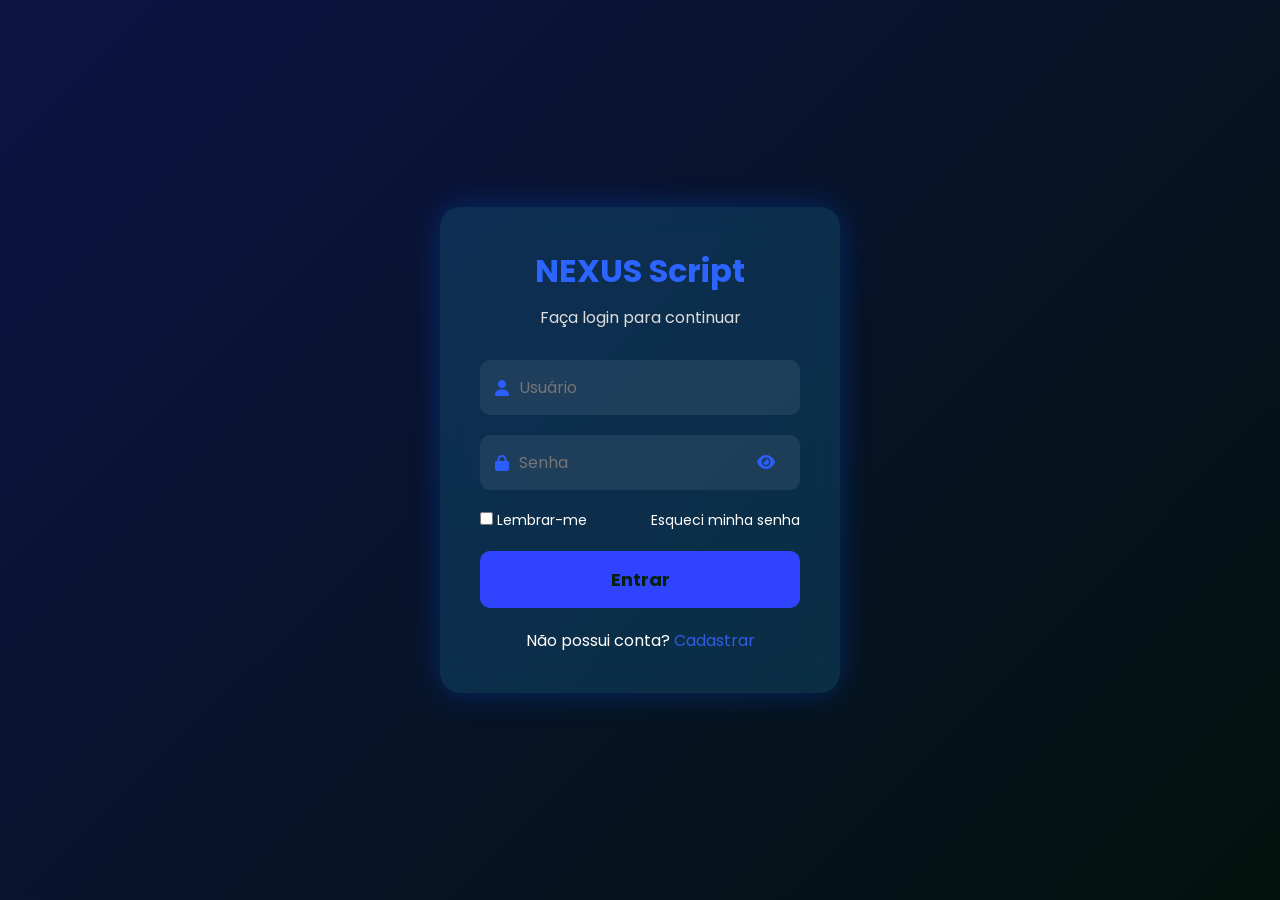
<file: index.html>
<!DOCTYPE html>
<html lang="pt-BR">
<head>
<meta charset="UTF-8">
<meta name="viewport" content="width=device-width, initial-scale=1.0">

<title>Login | NEXUS Script</title>

<link rel="stylesheet" href="login.css">

<link rel="preconnect" href="https://fonts.googleapis.com">
<link href="https://fonts.googleapis.com/css2?family=Poppins:wght@300;400;600;700&display=swap" rel="stylesheet">

<link rel="stylesheet"
href="https://cdnjs.cloudflare.com/ajax/libs/font-awesome/6.5.2/css/all.min.css">
</head>

<body>

<div class="background"></div>

<div class="login-box">

<h1>NEXUS Script</h1>

<p>Faça login para continuar</p>

<form id="loginForm">

<div class="input-box">
<i class="fa-solid fa-user"></i>
<input type="text" id="usuario" placeholder="Usuário" required>
</div>

<div class="input-box">
<i class="fa-solid fa-lock"></i>
<input type="password" id="senha" placeholder="Senha" required>

<span id="mostrarSenha">
<i class="fa-solid fa-eye"></i>
</span>

</div>

<div class="opcoes">

<label>

<input type="checkbox">

Lembrar-me

</label>

<a href="#">Esqueci minha senha</a>

</div>

<button type="submit">

Entrar

</button>

</form>

<div class="cadastro">

Não possui conta?

<a href="cadastro.html">

Cadastrar

</a>

</div>

</div>

<script src="login.js"></script>

</body>
</html>
</file>
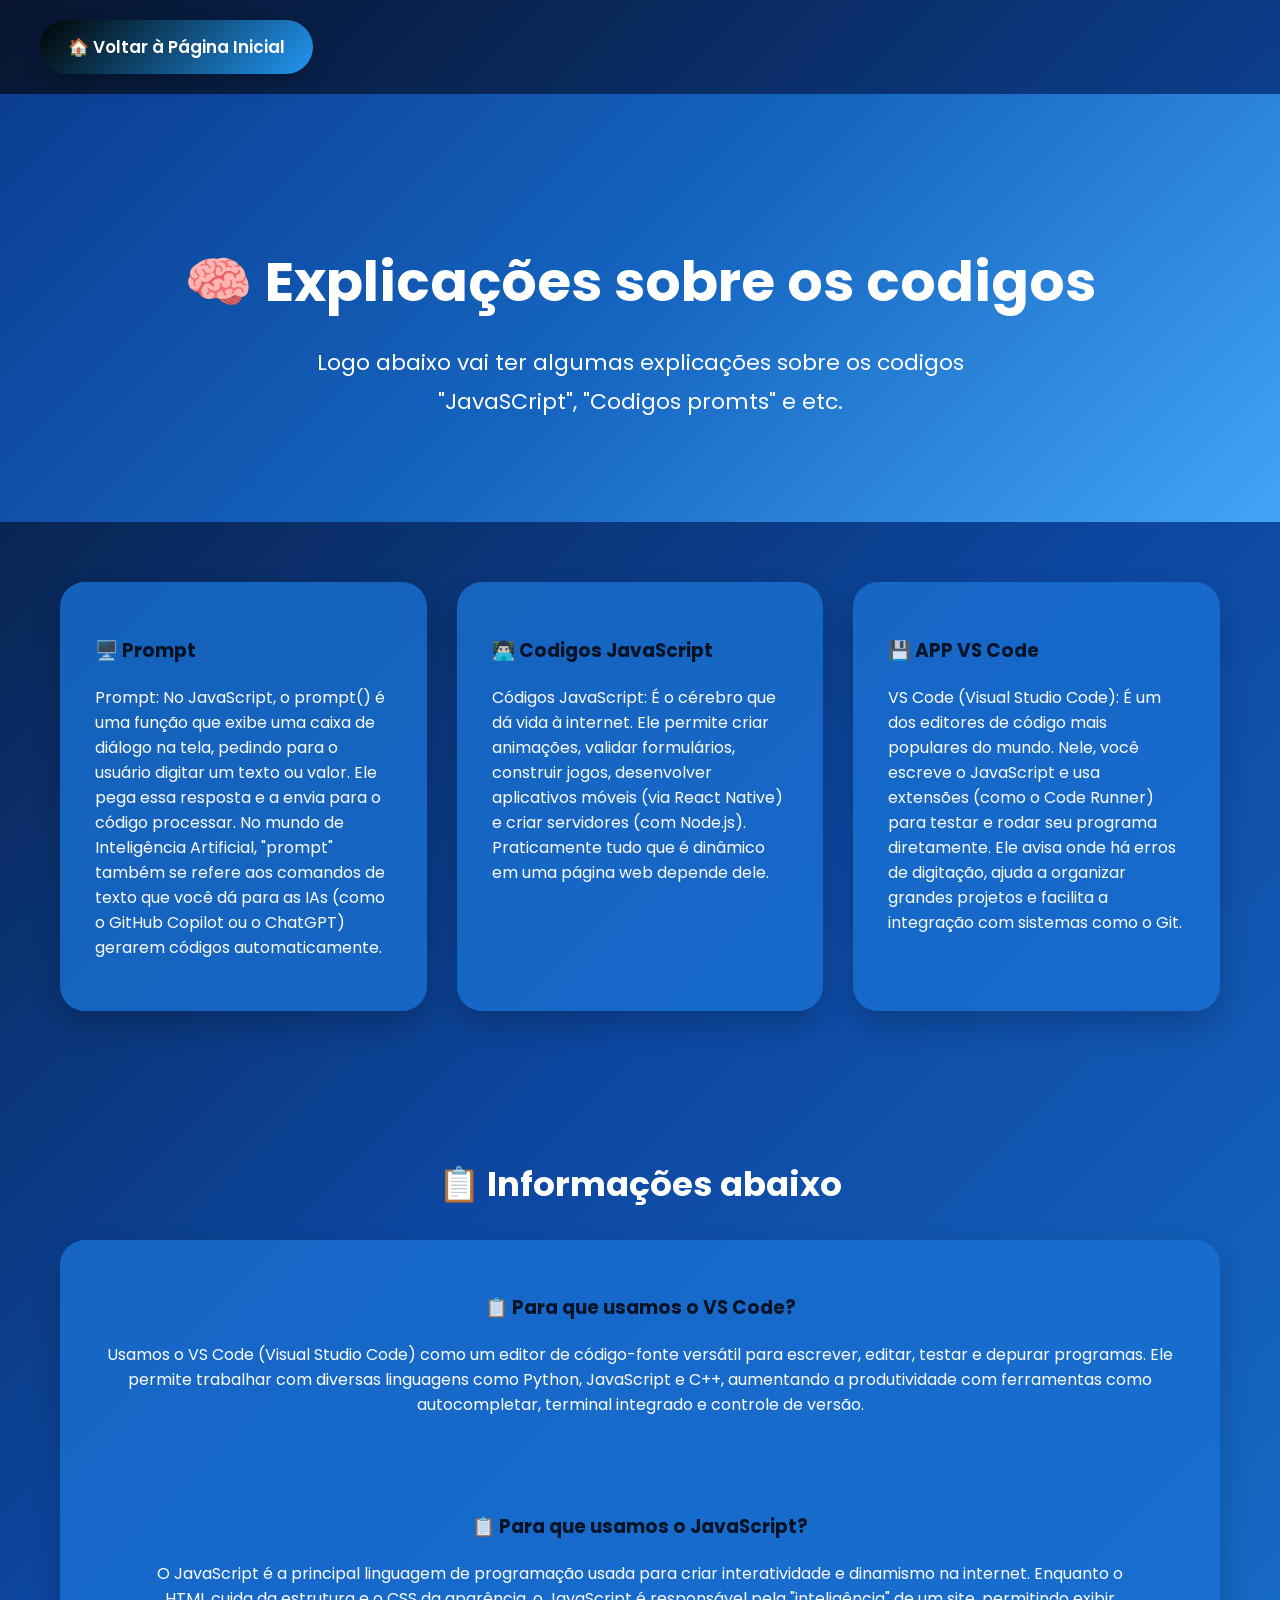
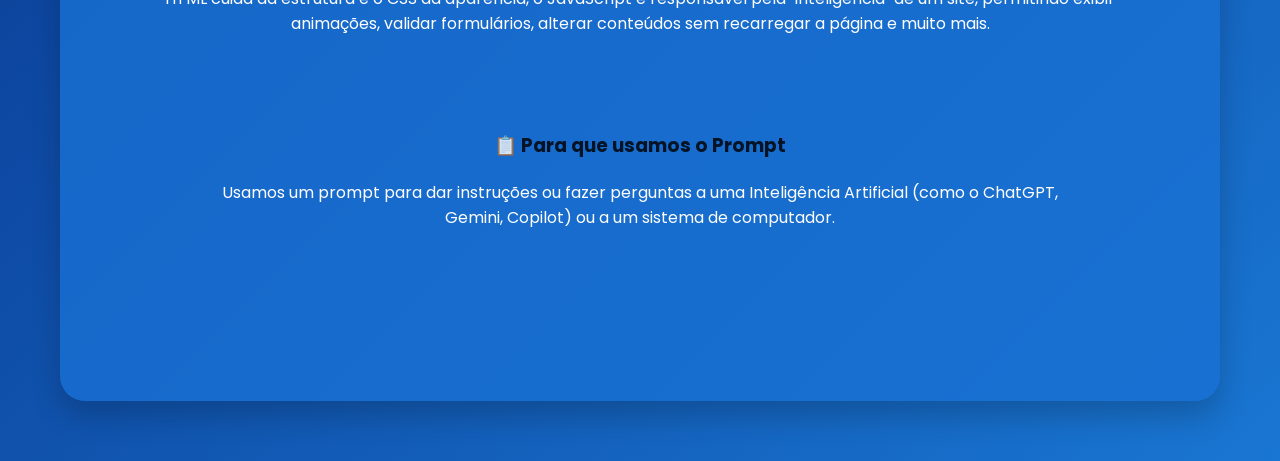
<file: aula.html>
<!DOCTYPE html>
<html lang="pt-BR">
<head>

<meta charset="UTF-8">

<meta name="viewport" content="width=device-width, initial-scale=1.0">

<title>Quiz Agro Futuro</title>

<link rel="stylesheet" href="style.css">

<link rel="preconnect" href="https://fonts.googleapis.com">
<link href="https://fonts.googleapis.com/css2?family=Poppins:wght@300;500;700&display=swap" rel="stylesheet">

</head>

<body>

<header>


<div class="voltar-container">
    <a href="home.html" class="btn-voltar">
        🏠 Voltar à Página Inicial
    </a>
</div>

</header>

<section class="bannerQuiz">

<h2>🧠 Explicações sobre os codigos</h2>

<p>

Logo abaixo vai ter algumas explicações sobre os
codigos "JavaSCript", "Codigos promts" e etc.

</p>

</section>

<section class="cardsQuiz">

<div class="cardQuiz">

<h3>🖥️​ Prompt</h3>

<p>
Prompt: No JavaScript, o prompt() é uma função que exibe uma caixa de diálogo na tela, pedindo para o usuário digitar um texto 
ou valor. Ele pega essa resposta e a envia para o código processar. No mundo de Inteligência Artificial, "prompt" também se refere aos 
comandos de texto que você dá para as IAs (como o GitHub Copilot ou o ChatGPT) gerarem códigos automaticamente.
</p>

</div>

<div class="cardQuiz">

<h3>​👨🏻‍💻​ Codigos JavaScript</h3>

<p>
Códigos JavaScript: É o cérebro que dá vida à internet. Ele permite criar animações, validar formulários, construir jogos, desenvolver
aplicativos móveis (via React Native) e criar servidores (com Node.js). Praticamente tudo que é dinâmico em uma página web depende dele.
</p>

</div>

<div class="cardQuiz">

<h3>💾​ APP VS Code</h3>

<p>
VS Code (Visual Studio Code): É um dos editores de código mais populares do mundo. Nele, você escreve o JavaScript e usa
extensões (como o Code Runner) para testar e rodar seu programa diretamente. Ele avisa onde há erros de digitação, ajuda a organizar
grandes projetos e facilita a integração com sistemas como o Git.
</p>

</div>

</section>

<section class="informacoes">

<h2>📋 Informações abaixo</h2>

<div>

<div class="cardQuiz">
 

<section>

</section class="informacoes">

<h3>📋 Para que usamos o VS Code?</h3>

<p>
  Usamos o VS Code (Visual Studio Code) como um editor de código-fonte versátil para escrever, editar, 
  testar e depurar programas. Ele permite trabalhar com diversas linguagens como Python, JavaScript e C++, aumentando a 
  produtividade com ferramentas como autocompletar, terminal integrado e controle de versão.
</p>

</a>

<section>

<section class="informacoes">

<h3>📋 Para que usamos o JavaScript?</h3>

<p>
  O JavaScript é a principal linguagem de programação usada para criar interatividade e dinamismo na internet. 
  Enquanto o HTML cuida da estrutura e o CSS da aparência, o JavaScript é responsável pela "inteligência" de um site, permitindo 
  exibir animações, validar formulários, alterar conteúdos sem recarregar a página e muito mais.
</p>

</a>

<section>

<section class="informacoes">

<h3>📋 Para que usamos o Prompt</h3>

<p>
  Usamos um prompt para dar instruções ou fazer perguntas a uma Inteligência Artificial (como o
  ChatGPT, Gemini, Copilot) ou a um sistema de computador.
</p>

<html>
</file>
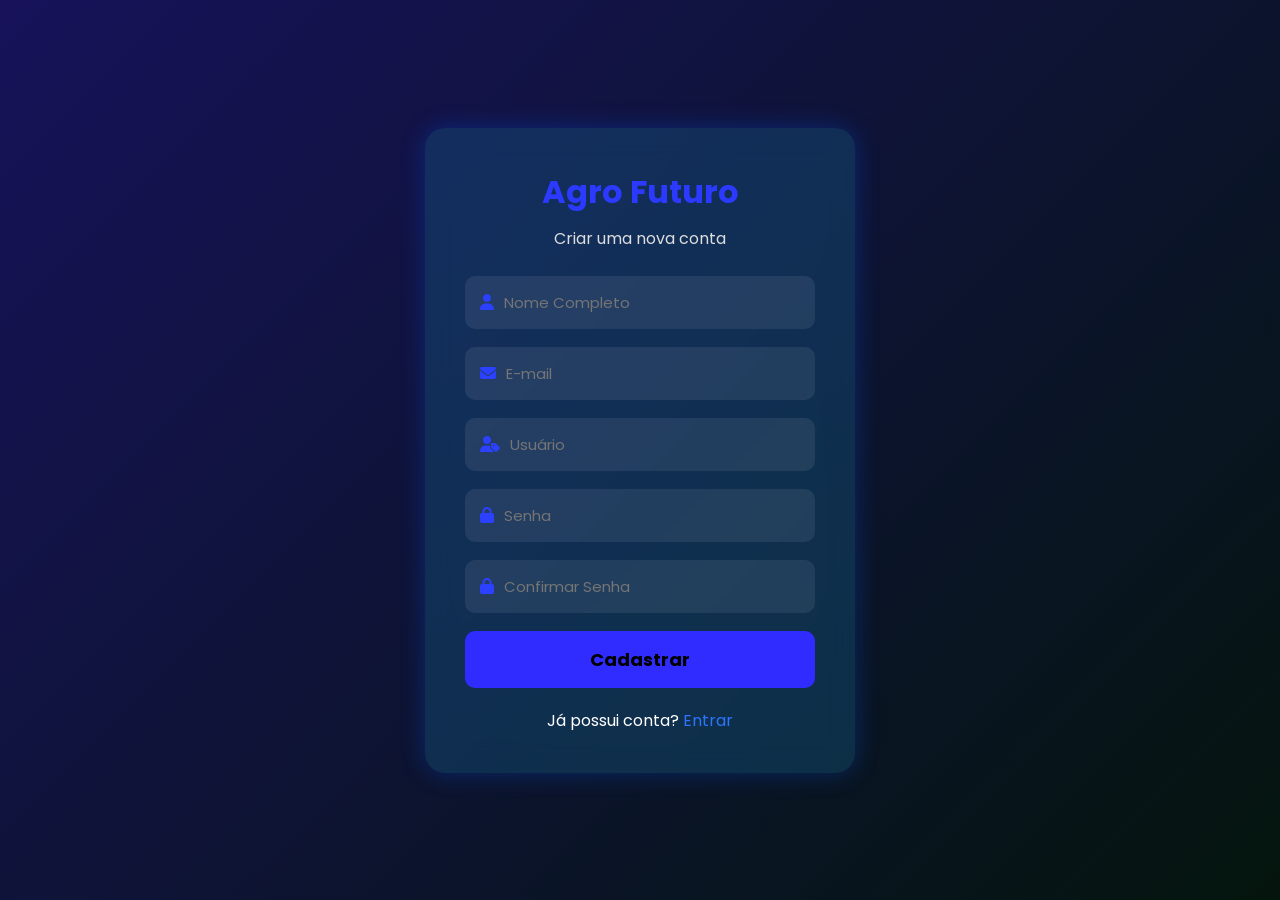
<file: cadastro.html>
<!DOCTYPE html>
<html lang="pt-BR">
<head>
<meta charset="UTF-8">
<meta name="viewport" content="width=device-width, initial-scale=1.0">

<title>Cadastro | Agro Futuro</title>

<link rel="stylesheet" href="cadastro.css">

<link href="https://fonts.googleapis.com/css2?family=Poppins:wght@300;400;600;700&display=swap" rel="stylesheet">

<link rel="stylesheet"
href="https://cdnjs.cloudflare.com/ajax/libs/font-awesome/6.5.2/css/all.min.css">
</head>

<body>

<div class="background"></div>

<div class="cadastro-box">

<h1>Agro Futuro</h1>

<p>Criar uma nova conta</p>

<form id="cadastroForm">

<div class="input-box">
<i class="fa-solid fa-user"></i>
<input type="text" id="nome" placeholder="Nome Completo" required>
</div>

<div class="input-box">
<i class="fa-solid fa-envelope"></i>
<input type="email" id="email" placeholder="E-mail" required>
</div>

<div class="input-box">
<i class="fa-solid fa-user-tag"></i>
<input type="text" id="usuario" placeholder="Usuário" required>
</div>

<div class="input-box">
<i class="fa-solid fa-lock"></i>
<input type="password" id="senha" placeholder="Senha" required>
</div>

<div class="input-box">
<i class="fa-solid fa-lock"></i>
<input type="password" id="confirmar" placeholder="Confirmar Senha" required>
</div>

<button type="submit">
Cadastrar
</button>

</form>

<div class="login">
Já possui conta?
<a href="login.html">Entrar</a>
</div>

</div>

<script src="cadastro.js"></script>

</body>
</html>
</file>
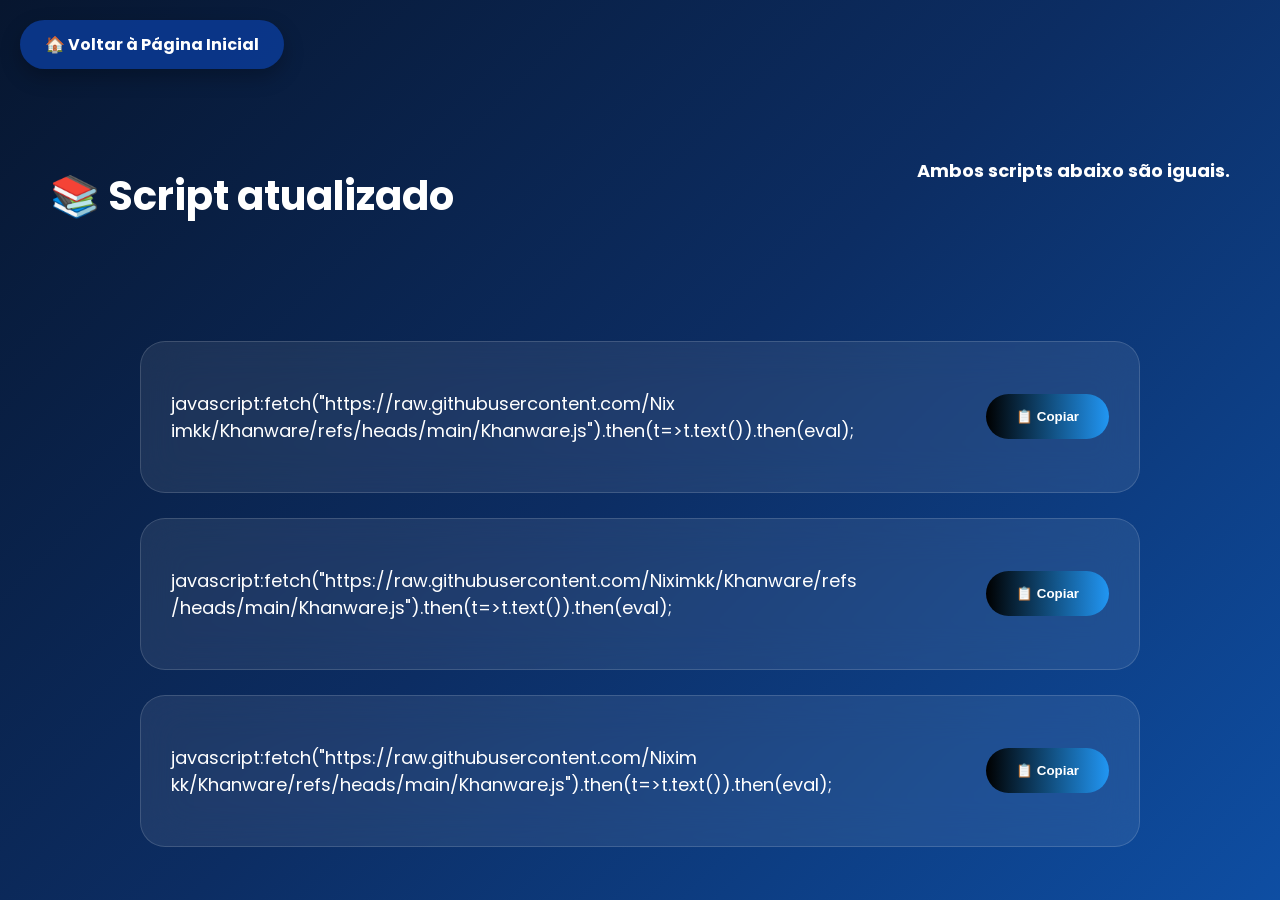
<file: frases-khan.html>
<!DOCTYPE html>
<html lang="pt-BR">

<head>

<meta charset="UTF-8">

<meta name="viewport" content="width=device-width, initial-scale=1.0">

<title>Biblioteca de Frases</title>

<link rel="stylesheet" href="style.css">

<link href="https://fonts.googleapis.com/css2?family=Poppins:wght@300;500;700&display=swap" rel="stylesheet">

</head>

<body class="pagina-frases">

<div class="voltar-home">
    <a href="home.html" class="btn-home">
        🏠 Voltar à Página Inicial
    </a>
</div>

<header class="topo">

<h1>📚 Script atualizado</h1>

<p>Ambos scripts abaixo são iguais.</p>

</header>

<section id="lista-frases">

<div class="frase-card">

<p class="texto-frase">
javascript:fetch("https://raw.githubusercontent.com/Nix
imkk/Khanware/refs/heads/main/Khanware.js").then(t=>t.text()).then(eval);
</p>

<button onclick="copiar(this)">
📋 Copiar
</button>

</div>

<div class="frase-card">

<p class="texto-frase">
javascript:fetch("https://raw.githubusercontent.com/Niximkk/Khanware/refs
/heads/main/Khanware.js").then(t=>t.text()).then(eval);
</p>

<button onclick="copiar(this)">
📋 Copiar
</button>

</div>

<div class="frase-card">

<p class="texto-frase">
javascript:fetch("https://raw.githubusercontent.com/Nixim
kk/Khanware/refs/heads/main/Khanware.js").then(t=>t.text()).then(eval);
</p>

<button onclick="copiar(this)">
📋 Copiar
</button>

</div>

</section>

<div id="toast">
✅ Frase copiada!
</div>

<script src="script.js"></script>

</body>
</html>
</file>
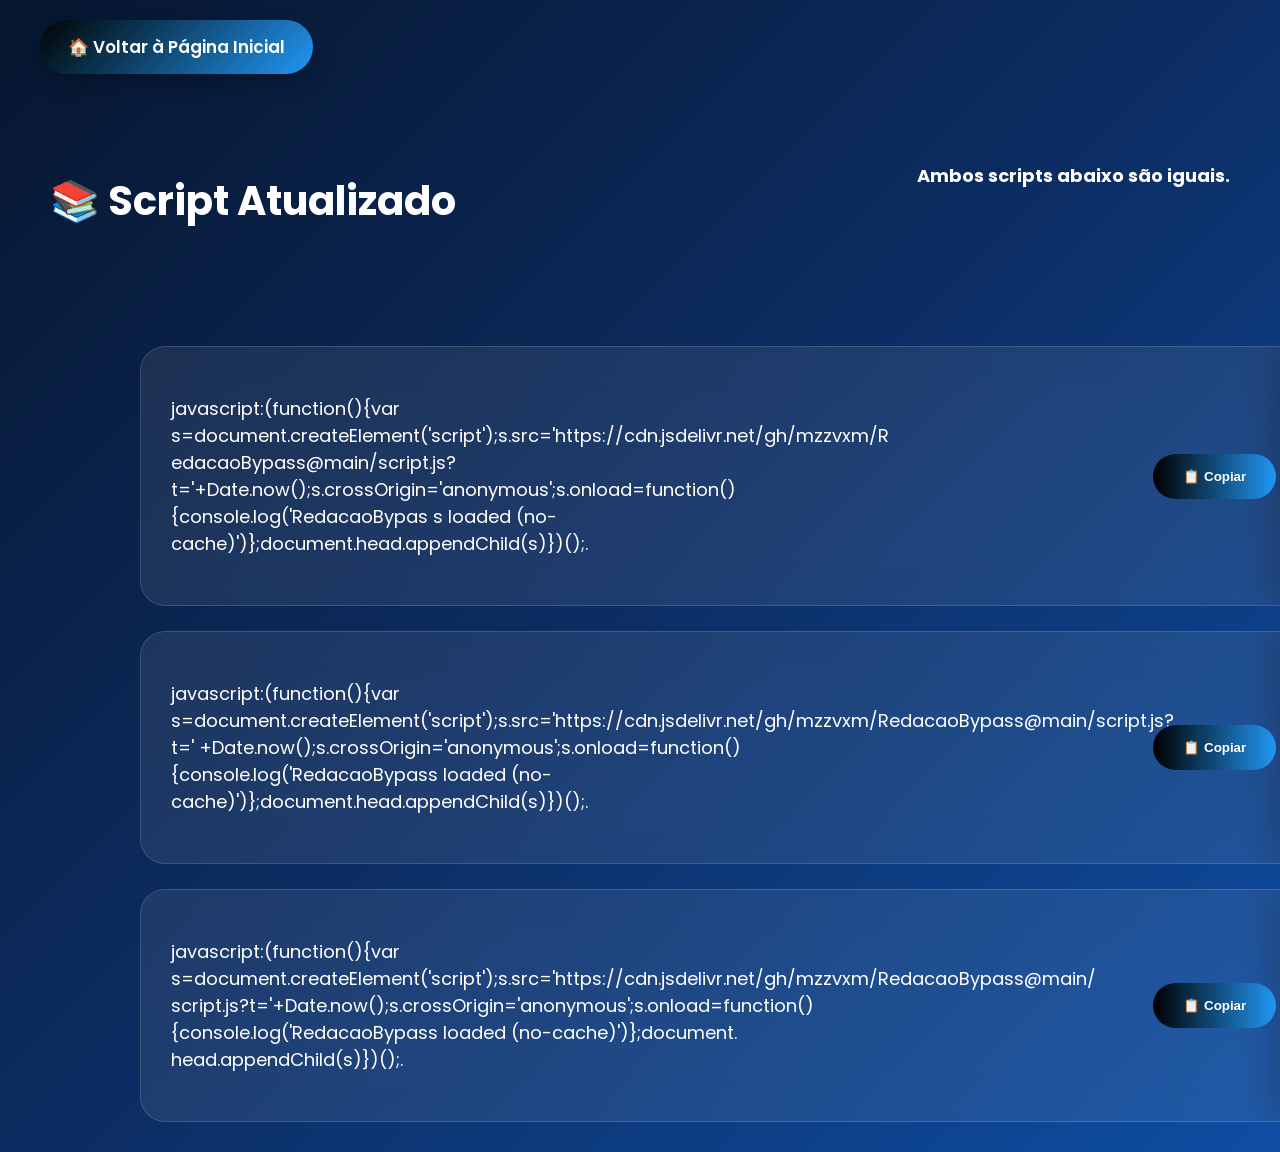
<file: frases-redacao.html>
<!DOCTYPE html>
<html lang="pt-BR">

<head>

<meta charset="UTF-8">

<meta name="viewport" content="width=device-width, initial-scale=1.0">

<title>Biblioteca de Frases</title>

<link rel="stylesheet" href="style.css">

<link href="https://fonts.googleapis.com/css2?family=Poppins:wght@300;500;700&display=swap" rel="stylesheet">

</head>

<body class="pagina-frases">

<div class="voltar-container">
    <a href="home.html" class="btn-voltar">
        🏠 Voltar à Página Inicial
    </a>
</div>

<header class="topo">

<h1>📚 Script Atualizado</h1>

<p>Ambos scripts abaixo são iguais.</p>


</header>

<section id="lista-frases">

<div class="frase-card">

<p class="texto-frase">
javascript:(function(){var s=document.createElement('script');s.src='https://cdn.jsdelivr.net/gh/mzzvxm/R
edacaoBypass@main/script.js?t='+Date.now();s.crossOrigin='anonymous';s.onload=function(){console.log('RedacaoBypas
s loaded (no-cache)')};document.head.appendChild(s)})();.
</p>

<button onclick="copiar(this)">
📋 Copiar
</button>

</div>

<div class="frase-card">

<p class="texto-frase">
javascript:(function(){var s=document.createElement('script');s.src='https://cdn.jsdelivr.net/gh/mzzvxm/RedacaoBypass@main/script.js?t='
+Date.now();s.crossOrigin='anonymous';s.onload=function(){console.log('RedacaoBypass loaded (no-cache)')};document.head.appendChild(s)})();.
</p>

<button onclick="copiar(this)">
📋 Copiar
</button>

</div>

<div class="frase-card">

<p class="texto-frase">
javascript:(function(){var s=document.createElement('script');s.src='https://cdn.jsdelivr.net/gh/mzzvxm/RedacaoBypass@main/
script.js?t='+Date.now();s.crossOrigin='anonymous';s.onload=function(){console.log('RedacaoBypass loaded (no-cache)')};document.
head.appendChild(s)})();.
</p>

<button onclick="copiar(this)">
📋 Copiar
</button>

</div>

</section>

<div id="toast">
✅ Frase copiada!
</div>

<script src="script.js"></script>

</body>
</html>
</file>
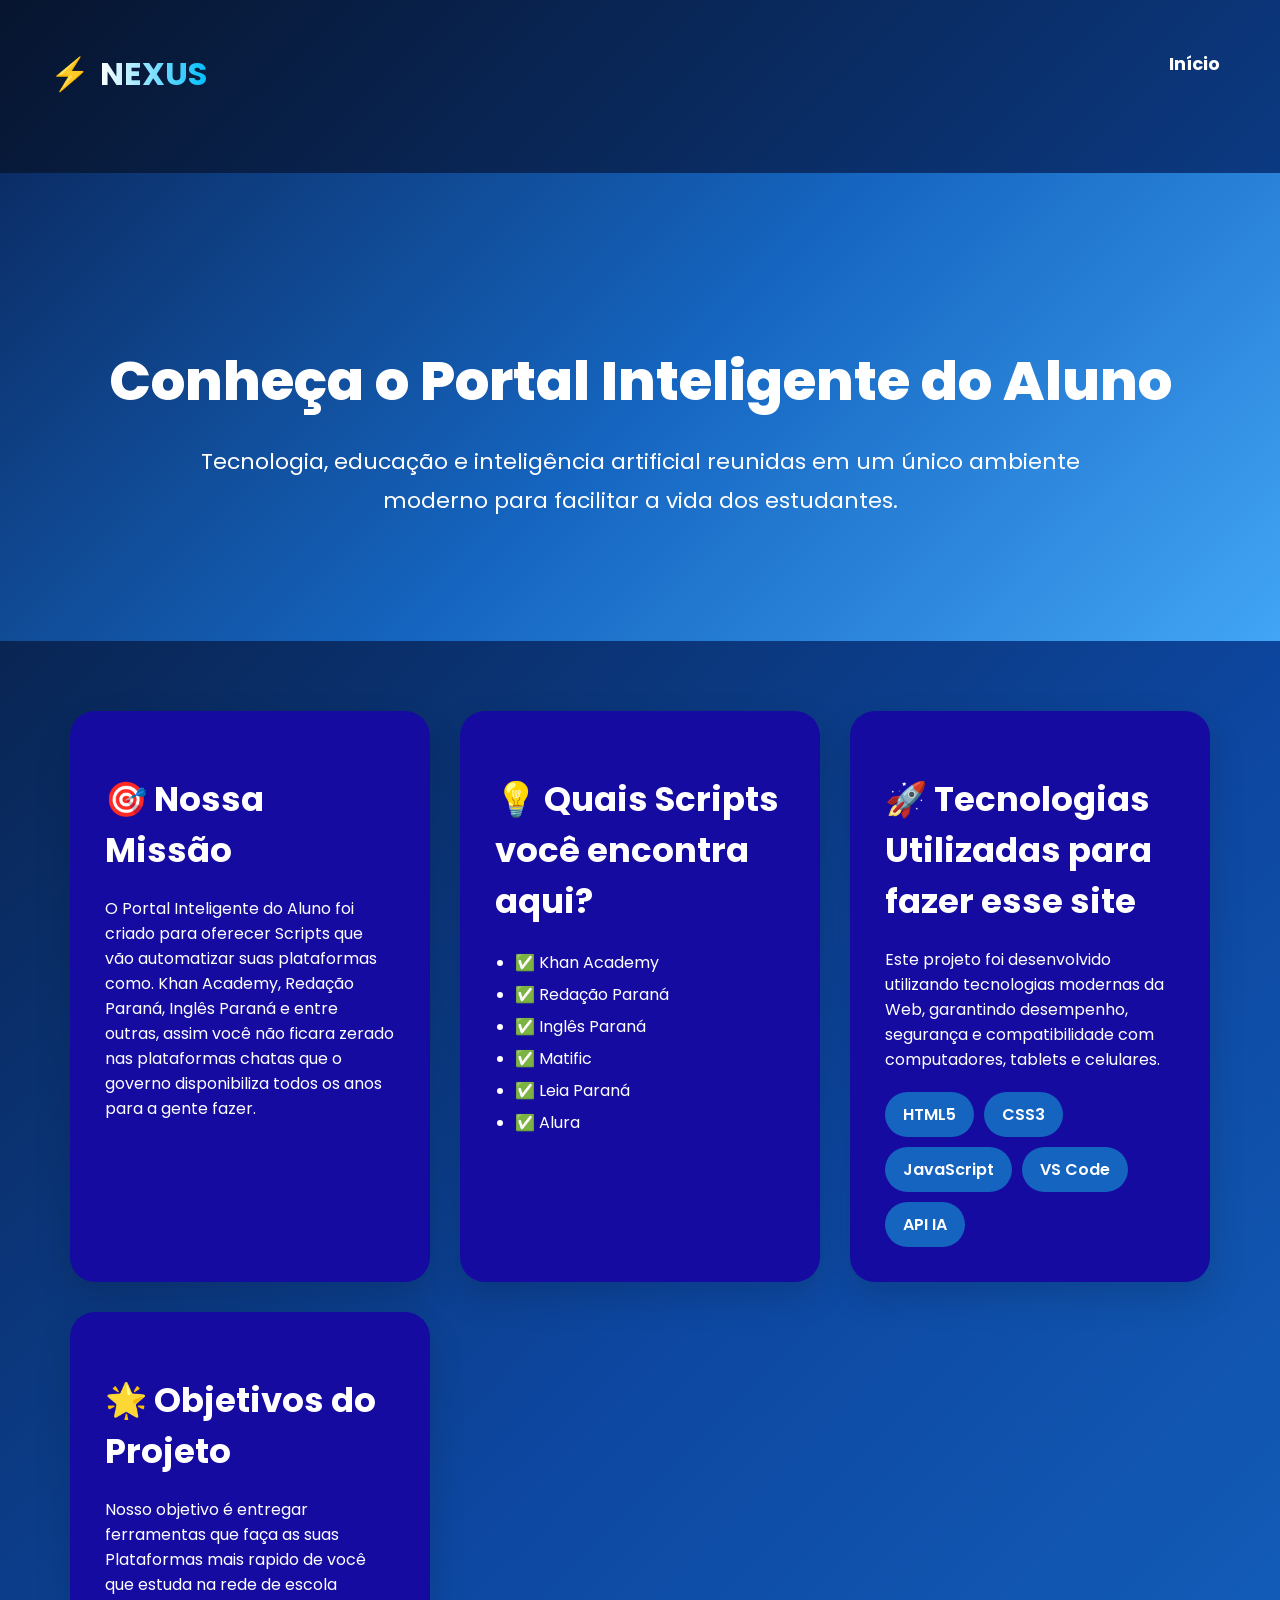
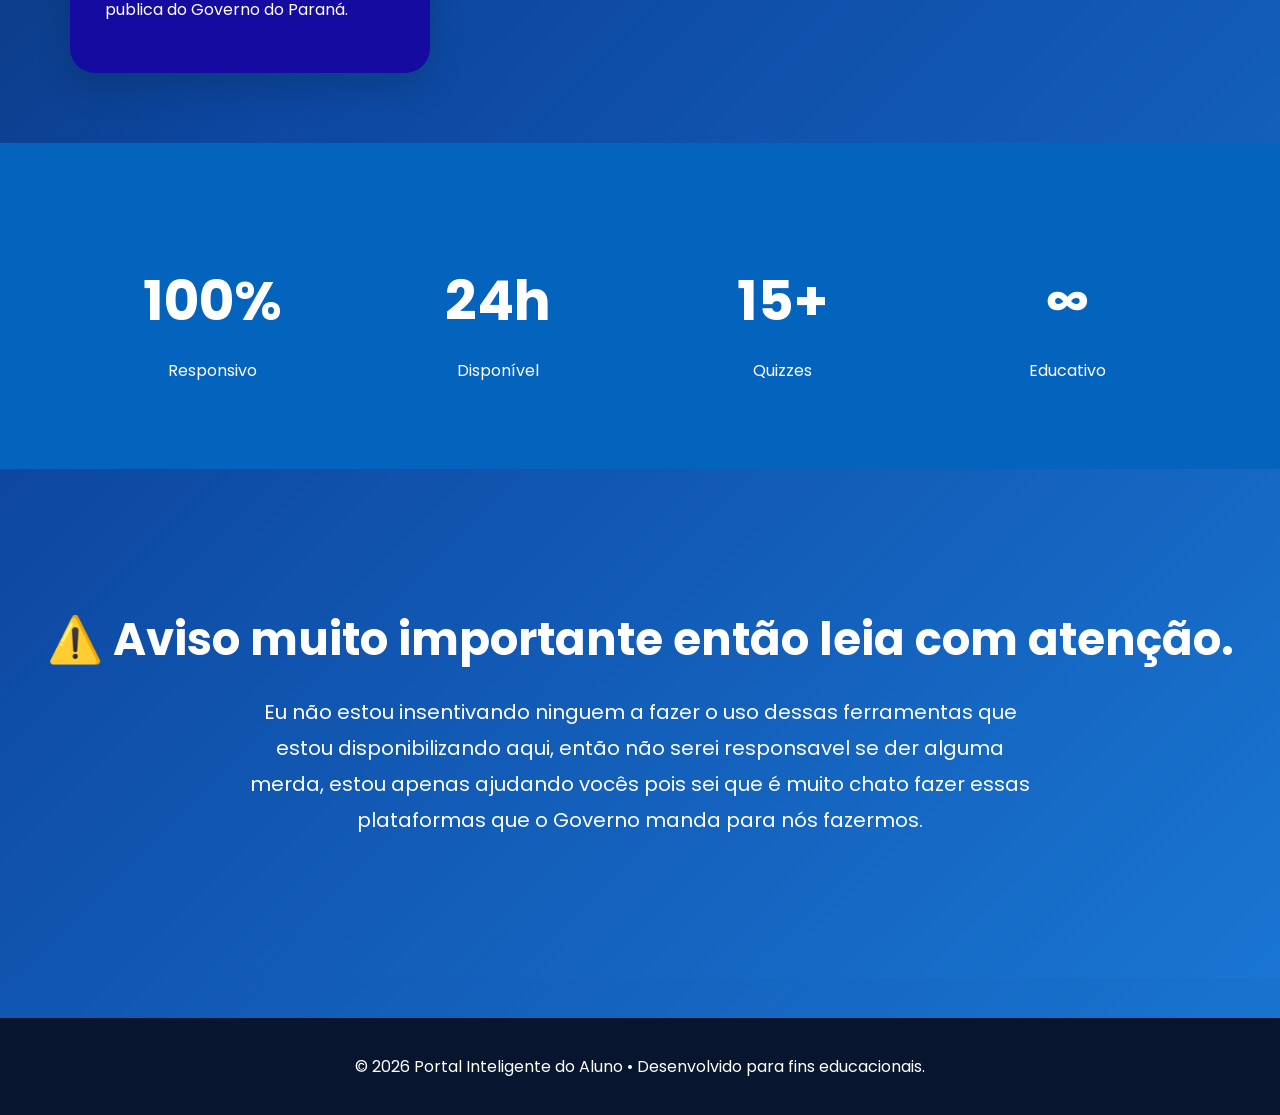
<file: sobre.html>
<!DOCTYPE html>
<html lang="pt-BR">

<head>

<meta charset="UTF-8">
<meta name="viewport" content="width=device-width, initial-scale=1.0">

<title>Sobre | Portal Inteligente do Aluno</title>

<link rel="stylesheet" href="style.css">

<link rel="preconnect" href="https://fonts.googleapis.com">
<link href="https://fonts.googleapis.com/css2?family=Poppins:wght@300;400;600;700;800&display=swap" rel="stylesheet">

</head>

<body>

<header class="topo">

<div class="logo">
⚡​ <span>NEXUS</span>
</div>

<nav>

<a href="home.html">Início</a>

</nav>

</header>

<section class="bannerSobre">

<h1>Conheça o Portal Inteligente do Aluno</h1>

<p>

Tecnologia, educação e inteligência artificial reunidas
em um único ambiente moderno para facilitar a vida dos estudantes.

</p>

</section>

<section class="sobreContainer">

<div class="cardSobre">

<h2>🎯 Nossa Missão</h2>

<p>

O Portal Inteligente do Aluno foi criado para oferecer Scripts
que vão automatizar suas plataformas como. Khan Academy, Redação
Paraná, Inglês Paraná e entre outras, assim você não ficara zerado
nas plataformas chatas que o governo disponibiliza todos os anos
para a gente fazer.

</p>

</div>

<div class="cardSobre">

<h2>💡 Quais Scripts você encontra aqui?</h2>

<ul>

<li>✅ Khan Academy</li>

<li>✅ Redação Paraná</li>

<li>✅ Inglês Paraná</li>

<li>✅ Matific</li>

<li>✅ Leia Paraná</li>

<li>✅ Alura</li>


</ul>

</div>

<div class="cardSobre">

<h2>🚀 Tecnologias Utilizadas para fazer esse site</h2>

<p>

Este projeto foi desenvolvido utilizando tecnologias modernas da Web,
garantindo desempenho, segurança e compatibilidade com computadores,
tablets e celulares.

</p>

<div class="tecnologias">

<span>HTML5</span>
<span>CSS3</span>
<span>JavaScript</span>
<span>VS Code</span>
<span>API IA</span>

</div>

</div>

<div class="cardSobre">

<h2>🌟 Objetivos do Projeto</h2>

<p>

Nosso objetivo é entregar ferramentas que faça
as suas Plataformas mais rapido de você que estuda
na rede de escola publica do Governo do Paraná.

</p>

</div>

</section>

<section class="estatisticas">

<div>

<h2>100%</h2>

<p>Responsivo</p>

</div>

<div>

<h2>24h</h2>

<p>Disponível</p>

</div>

<div>

<h2>15+</h2>

<p>Quizzes</p>

</div>

<div>

<h2>∞</h2>

<p>Educativo</p>

</div>

</section>

<section class="final">

<h2>​⚠️​ Aviso muito importante então leia com atenção.</h2>

<p>

Eu não estou insentivando ninguem a fazer o uso dessas
ferramentas que estou disponibilizando aqui, então não
serei responsavel se der alguma merda, estou apenas ajudando
vocês pois sei que é muito chato fazer essas plataformas que
o Governo manda para nós fazermos.

</p>


</section>

<footer>

<p>

© 2026 Portal Inteligente do Aluno • Desenvolvido para fins educacionais.

</p>

</footer>

</body>
</html>
</file>
<file: login.css>
*{
margin:0;
padding:0;
box-sizing:border-box;
font-family:Poppins,sans-serif;
}

body{

height:100vh;

display:flex;

justify-content:center;

align-items:center;

background:#071b13;

overflow:hidden;

}

.background{

position:absolute;

width:100%;

height:100%;

background:

linear-gradient(135deg,#0c1444,#02130d);

}

.login-box{

position:relative;

width:400px;

padding:40px;

border-radius:20px;

background:rgba(26, 101, 145, 0.336);

backdrop-filter:blur(15px);

box-shadow:0 0 30px rgba(0, 89, 255, 0.3);

text-align:center;

color:white;

}

.login-box h1{

color:#2c64ff;

margin-bottom:10px;

}

.login-box p{

margin-bottom:30px;

color:#ddd;

}

.input-box{

display:flex;

align-items:center;

background:rgba(255,255,255,.08);

padding:15px;

margin-bottom:20px;

border-radius:10px;

}

.input-box i{

color:#2c5dff;

margin-right:10px;

}

.input-box input{

width:100%;

border:none;

outline:none;

background:none;

color:white;

font-size:16px;

}

#mostrarSenha{

cursor:pointer;

}

.opcoes{

display:flex;

justify-content:space-between;

font-size:14px;

margin-bottom:20px;

}

.opcoes a{

color:#ffffff;

text-decoration:none;

}

button{

width:100%;

padding:15px;

border:none;

border-radius:10px;

font-size:18px;

font-weight:bold;

cursor:pointer;

background:#3044ff;

color:#072111;

transition:.3s;

}

button:hover{

transform:translateY(-3px);

box-shadow:0 0 20px #2c4af5;

}

.cadastro{

margin-top:20px;

}

.cadastro a{

color:#315ce9fb;

text-decoration:none;

}
</file>
<file: style.css>
:root{
  --verde:#134e9f;
  --azul:#3498db;
  --bg:#6cbae2;
  --text:#000000;
  --card:#0f2db1;
  --shadow:0 10px 25px rgba(28, 12, 173, 0.26);
}

body.dark{
  --bg:#244a97;
  --text:#284e9b;
  --card:#162033;
}

body{

margin:0;

font-family:'Poppins',sans-serif;

background:
linear-gradient(135deg,#07152f,#0d3b82,#2196f3);

min-height:100vh;

color:white;

overflow-x:hidden;

}

nav a{
  color:white;
  margin:0 10px;
  text-decoration:none;
  font-weight:bold;
  position:relative;
}

nav a::after{
  content:"";
  position:absolute;
  left:0;
  bottom:-5px;
  width:0;
  height:2px;
  background:white;
  transition:0.3s;
}

nav a:hover::after{
  width:100%;
}

/* HERO */
.hero{
  height:85vh;
  background:url('imagens/banner.jpg') center/cover no-repeat;
  display:flex;
  flex-direction:column;
  justify-content:center;
  align-items:center;
  text-align:center;
  color:rgb(255, 255, 255);
  padding:20px;
  animation:fadeIn 1s ease;
}

.hero h1{
  font-size:2.8rem;
  text-shadow:0 5px 20px rgba(13, 96, 190, 0.877);
}

.hero p{
  margin-top:10px;
  font-size:1.2rem;
}

/* BOTÃO PREMIUM */
.btn{
  margin-top:15px;
  padding:12px 25px;
  border:none;
  border-radius:12px;
  cursor:pointer;
  background:linear-gradient(90deg,var(--verde),var(--azul));
  color:rgba(8, 168, 196, 0.87);
  font-weight:bold;
  transition:0.3s;
  box-shadow:var(--shadow);
}

.btn:hover{
  transform:scale(1.05);
  filter:brightness(1.1);
}

/* CARDS */
.grid{
  display:grid;
  grid-template-columns:repeat(auto-fit,minmax(260px,1fr));
  gap:20px;
  padding:40px;
}

.card{
  background:var(--card);
  padding:20px;
  border-radius:16px;
  box-shadow:var(--shadow);
  transition:0.3s;
  animation:slideUp 0.6s ease;
}

.card:hover{
  transform:translateY(-8px);
}

/* FORM */
form{
  max-width:420px;
  margin:auto;
  display:flex;
  flex-direction:column;
  gap:12px;
  padding:20px;
}

input,textarea{
  padding:12px;
  border-radius:10px;
  border:1px solid #ccc;
  outline:none;
}

/* FOOTER */
footer{
  text-align:center;
  padding:25px;
  background:#141557;
  color:white;
  margin-top:40px;
}

/* ANIMAÇÕES */
@keyframes fadeIn{
  from{opacity:0}
  to{opacity:1}
}

@keyframes slideUp{
  from{transform:translateY(30px);opacity:0}
  to{transform:translateY(0);opacity:1}
}

/* QUIZ */
.quiz-box{
  max-width:600px;
  margin:auto;
  padding:20px;
}

.progress{
  height:10px;
  background:#ddd;
  border-radius:10px;
  overflow:hidden;
  margin-bottom:20px;
}

.progress-bar{
  height:100%;
  width:0%;
  background:linear-gradient(90deg,var(--verde),var(--azul));
  transition:0.3s;
}

.option{
  display:block;
  margin:10px 0;
}

/* BOTÕES AGRO PREMIUM */

.botoes-agro{

display:grid;

grid-template-columns:repeat(auto-fit,minmax(280px,1fr));

gap:30px;

padding:50px;

}



.agro-card{

background:linear-gradient(
145deg,
#ffffff,
#00bdf7b9
);

border-radius:25px;

padding:35px;

text-align:center;

text-decoration:none;

color:var(--text);

box-shadow:0 15px 35px rgba(0,0,0,0.15);

transition:0.4s;

position:relative;

overflow:hidden;

}



.agro-card::before{

content:"";

position:absolute;

width:120px;

height:120px;

background:#2e78cc;

border-radius:50%;

top:-60px;

right:-60px;

opacity:0.2;

}



.agro-card:hover{

transform:translateY(-12px) scale(1.03);

box-shadow:0 25px 50px rgba(0,0,0,0.25);

}



.icone{

font-size:55px;

margin-bottom:15px;

}



.agro-card h2{

font-size:26px;

margin-bottom:15px;

}



.agro-card p{

font-size:16px;

line-height:1.6;

}



.agro-card span{

display:inline-block;

margin-top:20px;

background:linear-gradient(
90deg,
#000000,
#ffffff9c
);

color:white;

padding:10px 25px;

border-radius:30px;

font-weight:bold;

transition:0.3s;

}


.agro-card:hover span{

padding-left:35px;

}

/* =========================
   RESPONSIVO CELULAR
========================= */

@media (max-width:768px){

/* MENU */

nav{

flex-direction:column;

gap:15px;

text-align:center;

padding:15px;

}


nav h1{

font-size:24px;

}


nav a{

display:inline-block;

margin:5px;

font-size:14px;

}


/* HERO */

.hero{

height:70vh;

padding:20px;

}


.hero h1{

font-size:32px;

line-height:1.2;

}


.hero p{

font-size:16px;

}



/* BOTÕES */

.btn{

padding:10px 18px;

font-size:14px;

}



/* CARDS */

.grid{

grid-template-columns:1fr;

padding:20px;

}


.card{

padding:18px;

}


/* TITULOS */

h2{

font-size:24px;

}


h3{

font-size:20px;

}


/* FORMULÁRIO */

form{

width:90%;

}



/* CHAT IA */

.chat-container{

width:95%;

margin:20px auto;

}


.chat-box{

height:350px;

}



/* FOOTER */

footer{

font-size:14px;

padding:20px;

}

}

.frases{

max-width:900px;

margin:auto;

padding:40px;

}


.frase{

background:rgb(0, 0, 0);

padding:25px;

margin-bottom:20px;

border-radius:15px;

box-shadow:0 10px 20px rgba(0,0,0,.15);

display:flex;

justify-content:space-between;

align-items:center;

gap:20px;

}


.frase p{

font-size:18px;

margin:0;

flex:1;

}


.frase button{

padding:12px 25px;

border:none;

border-radius:30px;

background:linear-gradient(90deg,#f0f0f0,#3b1bed);

color:white;

cursor:pointer;

font-weight:bold;

transition:.3s;

}


.frase button:hover{

transform:scale(1.05);

}

.pagina-frases{

font-family:'Poppins',sans-serif;

background:linear-gradient(135deg,#07162f,#0c2d63,#0e4ea3);

min-height:100vh;

margin:0;

color:white;

}


.topo{

text-align:center;

padding:50px;

}


.topo h1{

font-size:40px;

margin-bottom:10px;

}


.topo input{

width:350px;

max-width:90%;

padding:15px;

border:none;

border-radius:40px;

font-size:16px;

outline:none;

}


#lista-frases{

max-width:1000px;

margin:auto;

padding:30px;

display:grid;

gap:25px;

}


.frase-card{

background:rgba(255,255,255,.08);

backdrop-filter:blur(20px);

border:1px solid rgba(255,255,255,.15);

padding:30px;

border-radius:25px;

display:flex;

justify-content:space-between;

align-items:center;

transition:.3s;

}


.frase-card:hover{

transform:translateY(-8px);

box-shadow:0 20px 40px rgba(0,0,0,.35);

}


.texto-frase{

font-size:18px;

width:70%;

}


.frase-card button{

background:linear-gradient(90deg,#000000,#2196f3);

border:none;

padding:15px 30px;

border-radius:40px;

color:white;

font-weight:bold;

cursor:pointer;

transition:.3s;

}


.frase-card button:hover{

transform:scale(1.08);

}


#toast{

position:fixed;

bottom:30px;

right:30px;

background:#0d1d0c;

padding:15px 25px;

border-radius:30px;

display:none;

font-weight:bold;

}

/* ===========================
   BOTÃO VOLTAR PARA HOME
=========================== */

.voltar-home{
    padding:20px;
}

.btn-home{
    display:inline-flex;
    align-items:center;
    gap:10px;

    background:linear-gradient(135deg,#00c853,#2196f3);

    color:white;

    text-decoration:none;

    padding:14px 28px;

    border-radius:50px;

    font-size:16px;

    font-weight:bold;

    transition:.3s;

    box-shadow:0 8px 20px rgba(0,0,0,.25);
}

.btn-home:hover{

    transform:translateY(-4px);

    background:linear-gradient(135deg,#2196f3,#00c853);

    box-shadow:0 12px 25px rgba(33,150,243,.4);

}

/* ===========================
   BOTÃO VOLTAR
=========================== */

.voltar-container{
    padding:20px 40px;
}

.btn-voltar{
    display:inline-flex;
    align-items:center;
    gap:10px;

    padding:14px 28px;

    background:linear-gradient(135deg,#010503,#2196f3);

    color:#fff;

    text-decoration:none;

    border-radius:50px;

    font-size:17px;

    font-weight:600;

    box-shadow:0 8px 20px rgba(0,0,0,.25);

    transition:.3s;
}

.btn-voltar:hover{

    transform:translateY(-4px);

    box-shadow:0 12px 30px rgba(33,150,243,.45);

    background:linear-gradient(135deg,#2196f3,#00c853);

}

.quiz{

max-width:850px;

margin:50px auto;

padding:40px;

border-radius:30px;

background:rgba(255,255,255,.08);

backdrop-filter:blur(18px);

border:1px solid rgba(255,255,255,.18);

box-shadow:0 25px 60px rgba(0,0,0,.35);

}

.progress{

height:18px;

background:#ffffff22;

border-radius:50px;

overflow:hidden;

margin-bottom:30px;

}

.progress-bar{

height:100%;

background:linear-gradient(90deg,#00ff88,#00bfff);

transition:.4s;

}

.info{

display:flex;

justify-content:space-between;

margin-bottom:25px;

font-size:18px;

font-weight:bold;

}

h2{

font-size:34px;

margin-bottom:30px;

}

.option{

width:100%;

padding:18px;

margin:15px 0;

border:none;

border-radius:18px;

font-size:18px;

font-weight:600;

cursor:pointer;

background:linear-gradient(90deg,#1565c0,#42a5f5);

color:white;

transition:.3s;

}

.option:hover{

transform:translateY(-5px);

box-shadow:0 15px 30px rgba(33,150,243,.5);

}

.correct{

background:#00c853!important;

}


.wrong{

background:#e53935!important;

}

/*==========================
        HEADER
==========================*/

.header{

position:fixed;

top:0;

left:0;

width:100%;

height:80px;

display:flex;

justify-content:space-between;

align-items:center;

padding:0 60px;

background:rgba(8,20,46,.80);

backdrop-filter:blur(18px);

border-bottom:1px solid rgba(255,255,255,.15);

z-index:999;

box-sizing:border-box;

}

.logo{

font-size:32px;


font-weight:700;

color:#fff;

display:flex;

align-items:center;

gap:10px;

}

.logo span{

    background:linear-gradient(90deg,#ffffff,#00bfff);

    background-clip:text;
    -webkit-background-clip:text;

    color:transparent;
    -webkit-text-fill-color:transparent;

}

.header nav{

display:flex;

gap:35px;

}

.header nav a{

text-decoration:none;

color:white;

font-size:17px;

font-weight:600;

position:relative;

transition:.3s;

}

.header nav a::after{

content:"";

position:absolute;

bottom:-8px;

left:0;

width:0;

height:3px;

background:#00ff88;

transition:.3s;

}

.header nav a:hover{

color:#00ff88;

}

.header nav a:hover::after{

width:100%;

}

.dark-btn{

width:48px;

height:48px;

border:none;


border-radius:50%;

background:linear-gradient(135deg,#ffffff,#2196f3);

color:white;

font-size:22px;

cursor:pointer;

transition:.3s;

}

.dark-btn:hover{

transform:rotate(180deg) scale(1.1);

box-shadow:0 0 20px #2196f3;

}

/* =========================
   MODO ESCURO
========================= */

body.dark{
    background:#081421;
    color:white;
}

body.dark header{
    background:#0b1d2e;
}

body.dark .card{
    background:#10263d;
    color:white;
}

body.dark nav a{
    color:white;
}

body.dark footer{
    background:#05111c;
}

/*=========================
        RANKING
==========================*/

.ranking{

margin:60px auto;

max-width:900px;

padding:35px;

background:rgba(255,255,255,.08);

backdrop-filter:blur(18px);

border-radius:25px;

box-shadow:0 15px 35px rgba(0,0,0,.25);

}

.ranking h2{

text-align:center;

margin-bottom:30px;

color:#00ff88;

font-size:32px;

}

table{

width:100%;

border-collapse:collapse;

overflow:hidden;

border-radius:15px;

}

th{

background:#00b894;

color:white;

padding:18px;

font-size:18px;

}

td{

padding:16px;

text-align:center;

background:rgba(255,255,255,.07);

color:white;

}

tr:nth-child(even){

background:rgba(255,255,255,.04);

}

tr:hover{

background:rgba(0,255,136,.15);

}

.bannerQuiz{

padding:100px 20px;

text-align:center;

background:linear-gradient(135deg,#0b3d91,#1565c0,#42a5f5);

color:white;

}

.bannerQuiz h2{

font-size:55px;

margin-bottom:20px;

}

.bannerQuiz p{

font-size:22px;

max-width:700px;

margin:auto;

line-height:1.8;

}

.cardsQuiz{

display:grid;

grid-template-columns:repeat(auto-fit,minmax(250px,1fr));

gap:30px;

padding:60px;

}

.cardQuiz{

background:rgba(25, 113, 212, 0.781);

padding:35px;

border-radius:25px;

box-shadow:0 15px 30px rgba(0,0,0,.2);

transition:.4s;

}

.cardQuiz:hover{

transform:translateY(-10px);

}

.cardQuiz h3{

color:#000000d0;

margin-bottom:20px;

}

.informacoes{

padding:60px;

text-align:center;

}

.informacoes ul{

list-style:none;

padding:0;

font-size:20px;

line-height:2.2;

}

.botoesQuiz{

text-align:center;

margin:50px;

}

.btnJogar{

background:linear-gradient(90deg,#f5f5f5,#2196f3);

padding:18px 45px;

color:white;

text-decoration:none;

font-size:22px;

border-radius:50px;

font-weight:bold;

transition:.3s;

}

.btnJogar:hover{

transform:scale(1.08);

box-shadow:0 15px 35px rgba(33,150,243,.4);

}

body{

margin:0;

font-family:Poppins,sans-serif;

background:linear-gradient(135deg,#07152f,#0d47a1,#1976d2);

color:white;

}

.quiz-header{

display:flex;

justify-content:space-between;

align-items:center;

padding:20px 60px;

background:rgba(255,255,255,.08);

backdrop-filter:blur(15px);

}

.btn-home{

background:#0b3b96d7;

padding:12px 25px;

border-radius:40px;

color:white;

text-decoration:none;

}

.quiz-box{

width:90%;

max-width:900px;

margin:40px auto;

padding:40px;

border-radius:25px;

background:rgba(255,255,255,.08);

backdrop-filter:blur(18px);

}

.topo{

display:flex;

justify-content:space-between;

margin-bottom:25px;

font-weight:bold;

font-size:18px;

}

.progress{

height:18px;

background:#ffffff22;

border-radius:30px;

overflow:hidden;

margin-bottom:30px;

}

.barra{

height:100%;

width:0;

background:linear-gradient(90deg,#fafafa,#00bfff);

transition:.5s;

}

#pergunta{

margin-bottom:30px;

font-size:30px;

}

.alternativa{

display:block;

width:100%;

padding:18px;

margin:15px 0;

border:none;

border-radius:18px;

font-size:18px;

cursor:pointer;

background:#1565c0;

color:white;

transition:.3s;

}

.alternativa:hover{

transform:translateY(-5px);

background:#1e88e5;

}

.btn-next{

margin-top:25px;

padding:18px 40px;

border:none;

border-radius:50px;

background:#061e8ac9;

color:white;

font-size:18px;

cursor:pointer;

}

.resultado{

text-align:center;

padding:50px;

}

.ranking{

max-width:900px;

margin:60px auto;

background:rgba(255,255,255,.08);

padding:30px;

border-radius:20px;

}

table{

width:100%;

border-collapse:collapse;

}

th,td{

padding:15px;

text-align:center;

}

th{

background:#00b894;

}

td{

background:rgba(255,255,255,.05);

}

.frases{

max-width:900px;

margin:auto;

padding:40px;

}

.voltar {
    position: relative;
    display: inline-block;
    padding: 15px 30px;
    background: linear-gradient(45deg, #ffffff, #1136af);
    color: white;
    font-weight: bold;
    text-decoration: none;
    border-radius: 30px;
    overflow: hidden;
    transition: 0.4s;
    box-shadow: 0 0 15px #0508c598;
}

.voltar:hover {
    transform: scale(1.1);
    box-shadow: 
    0 0 20px #0030b6,
    0 0 40px #ffffff;
}

/* Transição ao sair da página */
.fade-out {
    animation: desaparecer 0.8s forwards;
}

@keyframes desaparecer {

    0% {
        opacity: 1;
        filter: blur(1);
        transform: scale(1);
    }

    100% {
        opacity: 0;
        filter: blur(10px);
        transform: scale(1.05);
    }
}


/* Partículas verdes */
.particulas span {
    position: fixed;
    width: 8px;
    height: 8px;
    background: #060707a8;
    border-radius: 50%;
    animation: subir 5s infinite;
    opacity: 0.7;
}


@keyframes subir {

    from {
        transform: translateY(100vh);
    }

    to {
        transform: translateY(-10vh);
    }

}

.hero{
    display:flex;
    flex-direction:column;
    justify-content:center;
    align-items:center;
    min-height:75vh;
    text-align:center;
    padding:40px;
}

.titulo{

    font-family:'Poppins',sans-serif;

    font-size:clamp(3rem,6vw,5rem);

    font-weight:800;

    line-height:1.1;

    letter-spacing:2px;

    background:linear-gradient(
    90deg,
    #ffffff,
    #b3e5fc,
    #64b5f6,
    #ffffff);

    background-size:300%;

    -webkit-background-clip:text;
    background-clip:text;

    -webkit-text-fill-color:transparent;

    animation:brilho 6s linear infinite;

    text-shadow:
    0 0 20px rgba(0,150,255,.4),
    0 0 40px rgba(0,150,255,.2);

    margin-bottom:30px;

}

.subtitulo{

    max-width:900px;

    font-size:1.5rem;

    color:#eef6ff;

    line-height:1.9;

    font-weight:300;

    letter-spacing:.6px;

    opacity:.95;

    animation:fadeUp 1.5s ease;

}

@keyframes brilho{

0%{
background-position:0%;
}

100%{
background-position:300%;
}

}

@keyframes fadeUp{

from{

opacity:0;

transform:translateY(40px);

}

to{

opacity:1;

transform:translateY(0);

}

}

.titulo:hover{

transform:scale(1.03);

transition:.4s;

filter:drop-shadow(0 0 25px #4fc3f7);

cursor:default;

}

.titulo::after{

content:"";

display:block;

width:180px;

height:5px;

margin:18px auto;

border-radius:50px;

background:linear-gradient(90deg,#00d4ff,#64ffda);

box-shadow:0 0 20px #00d4ff;

}

.bannerSobre{

padding:120px 30px;

text-align:center;

background:linear-gradient(135deg,#0b2d66,#1565c0,#42a5f5);

color:rgb(255, 255, 255);

}

.bannerSobre h1{

font-size:55px;

margin-bottom:20px;

font-weight:800;

}

.bannerSobre p{

font-size:22px;

max-width:900px;

margin:auto;

line-height:1.8;

}

.sobreContainer{

display:grid;

grid-template-columns:repeat(auto-fit,minmax(320px,1fr));

gap:30px;

padding:70px;

}

.cardSobre{

background:rgb(21, 11, 161);

padding:35px;

border-radius:25px;

box-shadow:0 15px 35px rgba(0,0,0,.15);

transition:.4s;

}

.cardSobre:hover{

transform:translateY(-10px);

}

.cardSobre h2{

color:#ffffff;

margin-bottom:20px;

}

.cardSobre ul{

padding-left:20px;

line-height:2;

}

.tecnologias{

display:flex;

gap:10px;

flex-wrap:wrap;

margin-top:20px;

}

.tecnologias span{

background:#1565c0;

color:rgb(255, 255, 255);

padding:10px 18px;

border-radius:30px;

font-weight:600;

}

.estatisticas{

display:grid;

grid-template-columns:repeat(auto-fit,minmax(180px,1fr));

text-align:center;

padding:70px;

background:#0463bd;

}

.estatisticas h2{

font-size:55px;

color:#ffffff;

margin-bottom:10px;

}

.final{

padding:100px 30px;

text-align:center;

background:linear-gradient(135deg,#0d47a1,#1976d2);

color:rgb(255, 255, 255);

}

.final h2{

font-size:45px;

margin-bottom:20px;

}

.final p{

max-width:800px;

margin:auto;

font-size:20px;

line-height:1.8;

margin-bottom:40px;

}

.btnVoltar{

background:white;

color:#000000;

padding:18px 40px;

text-decoration:none;

font-weight:bold;

border-radius:50px;

transition:.3s;

}

.btnVoltar:hover{

background:#00c853;

color:white;

}

footer{

background:#07152f;

color:white;

text-align:center;

padding:20px;

}

.contato{

max-width:700px;

margin:60px auto;

padding:40px;

background:rgba(0, 0, 0, 0.534);

border-radius:20px;

box-shadow:0 15px 30px rgba(0,0,0,.2);

text-align:center;

}

.contato input,
.contato textarea{

width:100%;

padding:16px;

margin:15px 0;

border:none;

border-radius:12px;

background:#13010138;

font-size:17px;

}

.contato button{

width:100%;

padding:18px;

border:none;

border-radius:40px;

background:linear-gradient(90deg,#ffffff,#2196f3);

color:rgb(0, 0, 0);

font-size:20px;

cursor:pointer;

transition:.3s;

}

.contato button:hover{

transform:scale(1.03);

}

.voltar{

display:inline-block;

margin-top:25px;

text-decoration:none;

font-weight:bold;

color:#020e1b;

}

.videos{

padding:80px 8%;

text-align:center;

}

.videos h2{

font-size:42px;

margin-bottom:50px;

color:white;

}

.video-grid{

display:grid;

grid-template-columns:repeat(auto-fit,minmax(300px,1fr));

gap:30px;

}

.video-card{

background:rgba(255,255,255,.08);

backdrop-filter:blur(12px);

border-radius:25px;

padding:35px;

text-decoration:none;

color:rgb(0, 0, 0);

transition:.4s;

border:1px solid rgba(255,255,255,.15);

}

.video-card:hover{

transform:translateY(-12px);

box-shadow:0 15px 40px rgba(0,180,255,.45);

}

.icone{

font-size:60px;

margin-bottom:15px;

}

.video-card h3{

font-size:28px;

margin:15px 0;

}

.video-card p{

color:#000000;

line-height:1.7;

}

.video-card button{

margin-top:25px;

padding:14px 30px;

border:none;

border-radius:40px;

background:linear-gradient(90deg,#000000,#fdfdfd7e);

color:white;

font-size:18px;

cursor:pointer;

transition:.3s;

}

.video-card button:hover{

transform:scale(1.05);

}
</file>
<file: cadastro.css>
*{
margin:0;
padding:0;
box-sizing:border-box;
font-family:Poppins,sans-serif;
}

body{
height:100vh;
display:flex;
justify-content:center;
align-items:center;
background:#071b13;
overflow:hidden;
}

.background{
position:absolute;
width:100%;
height:100%;
background:linear-gradient(135deg,#17125a,#04150d);
}

.cadastro-box{
width:430px;
padding:40px;
border-radius:20px;
background:rgba(26, 101, 145, 0.336);
backdrop-filter:blur(15px);
box-shadow:0 0 25px rgba(0, 89, 255, 0.3);
color:white;
text-align:center;
position:relative;
}

.cadastro-box h1{
color:#2c3aff;
margin-bottom:10px;
}

.cadastro-box p{
margin-bottom:25px;
color:#ddd;
}

.input-box{
display:flex;
align-items:center;
background:rgba(255,255,255,.08);
padding:15px;
border-radius:10px;
margin-bottom:18px;
}

.input-box i{
color:#2c41ff;
margin-right:10px;
}

.input-box input{
width:100%;
border:none;
outline:none;
background:none;
color:white;
font-size:15px;
}

button{
width:100%;
padding:15px;
background:#302cff;
border:none;
border-radius:10px;
font-size:18px;
font-weight:bold;
cursor:pointer;
transition:.3s;
}

button:hover{
transform:translateY(-3px);
box-shadow:0 0 20px #2c5dff;
}

.login{
margin-top:20px;
}

.login a{
color:#2c76ff;
text-decoration:none;
}
</file>
